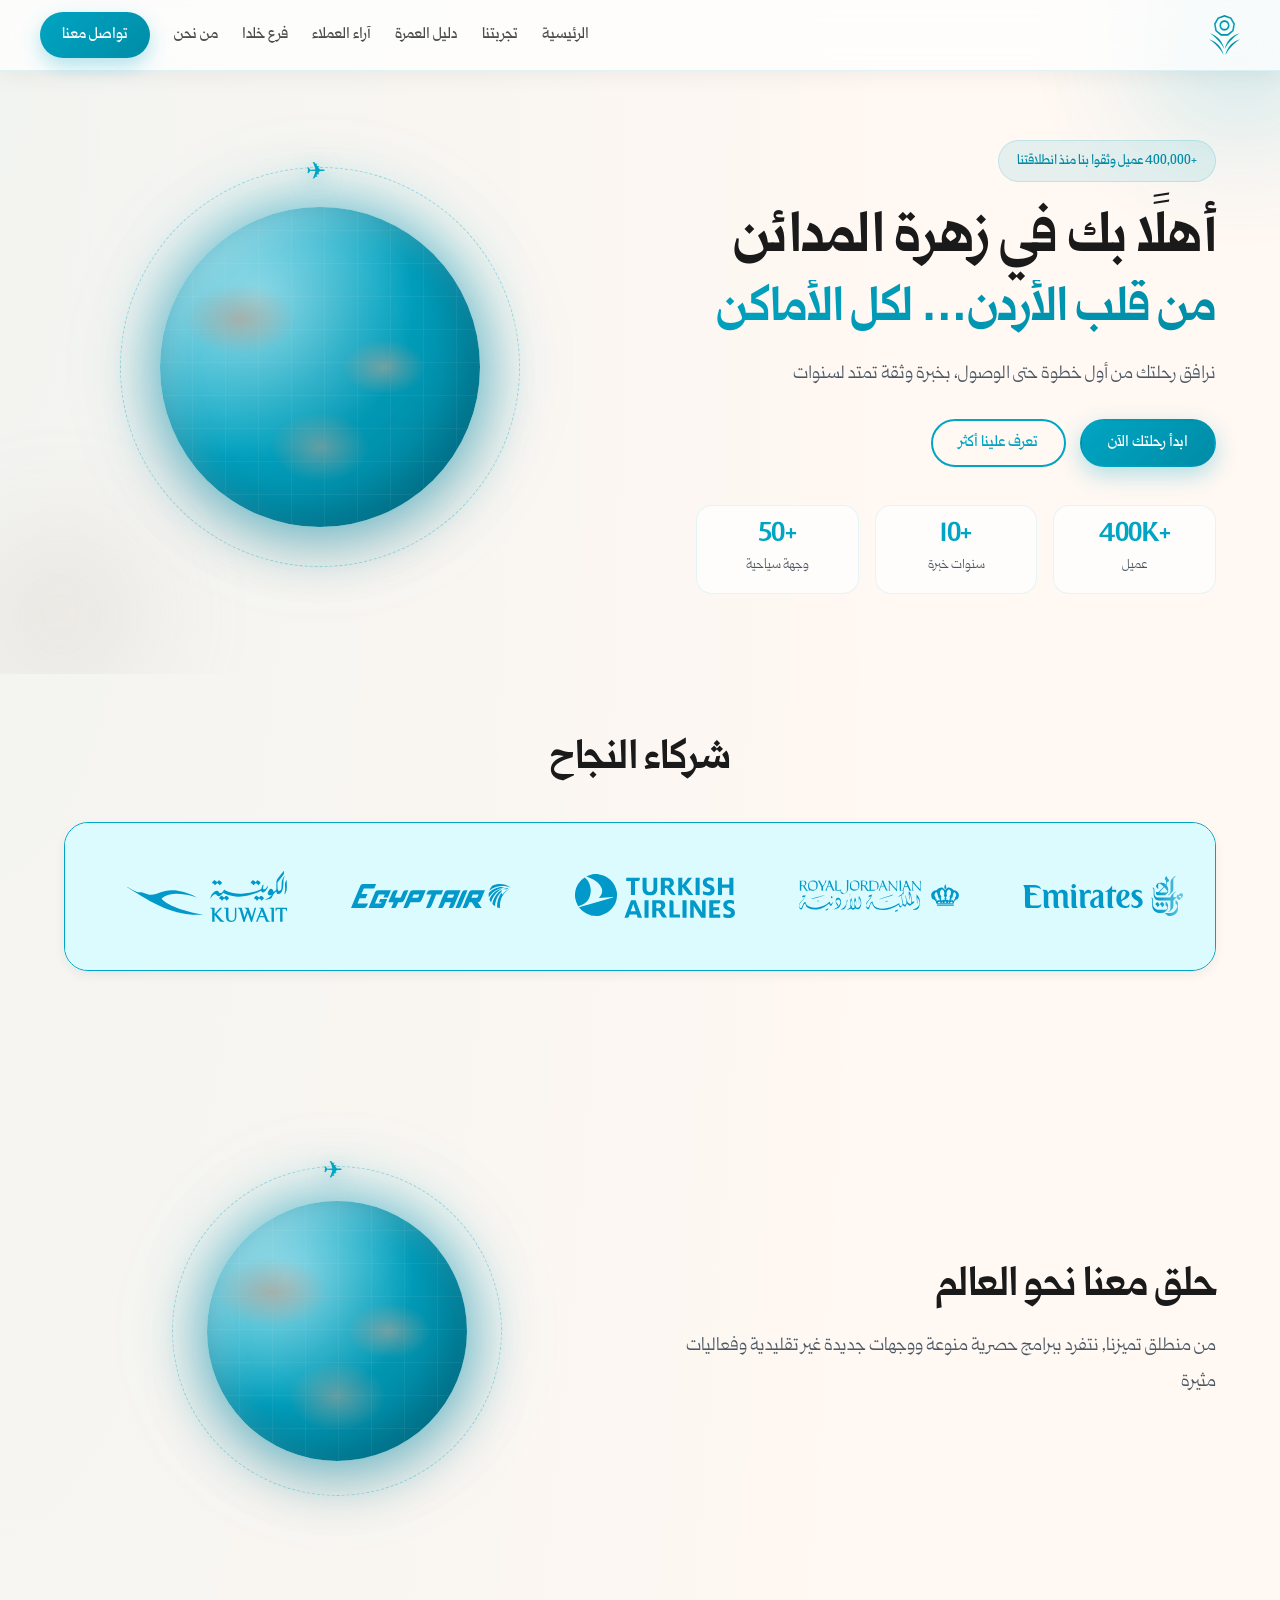
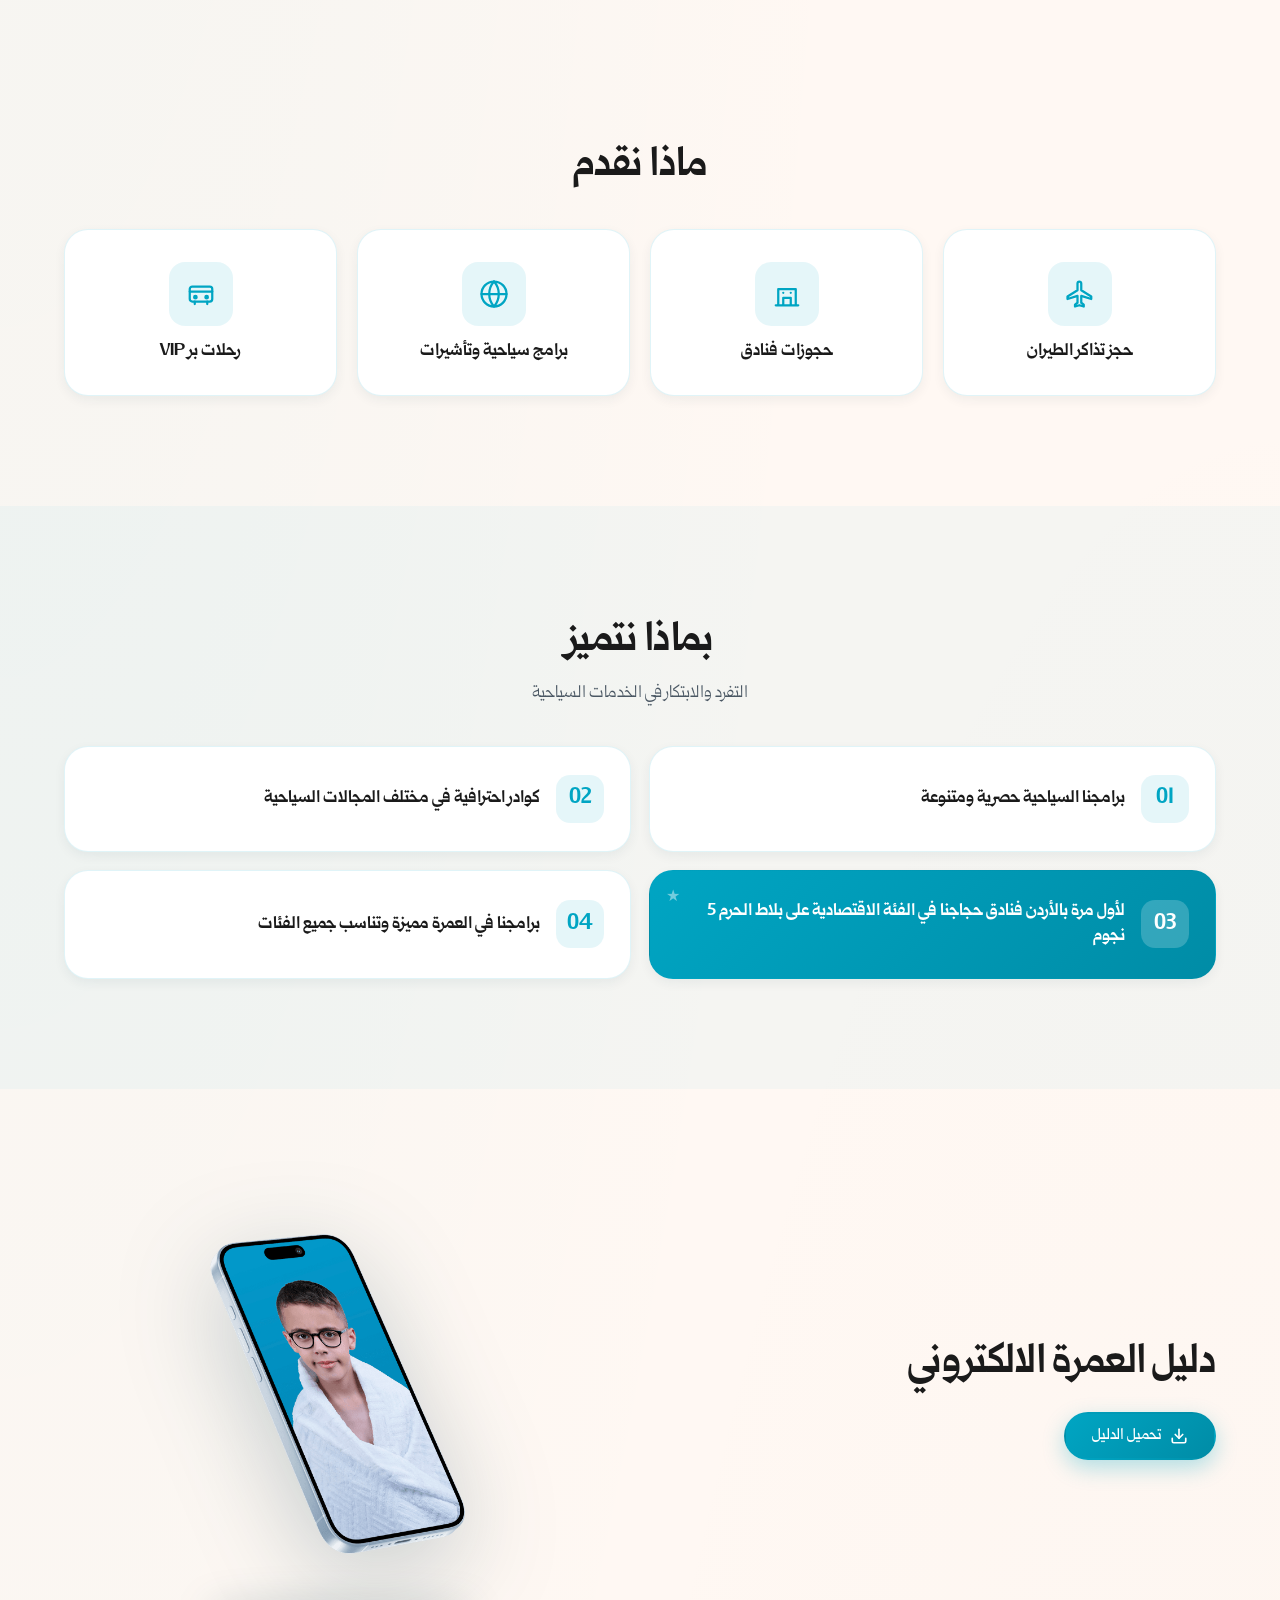
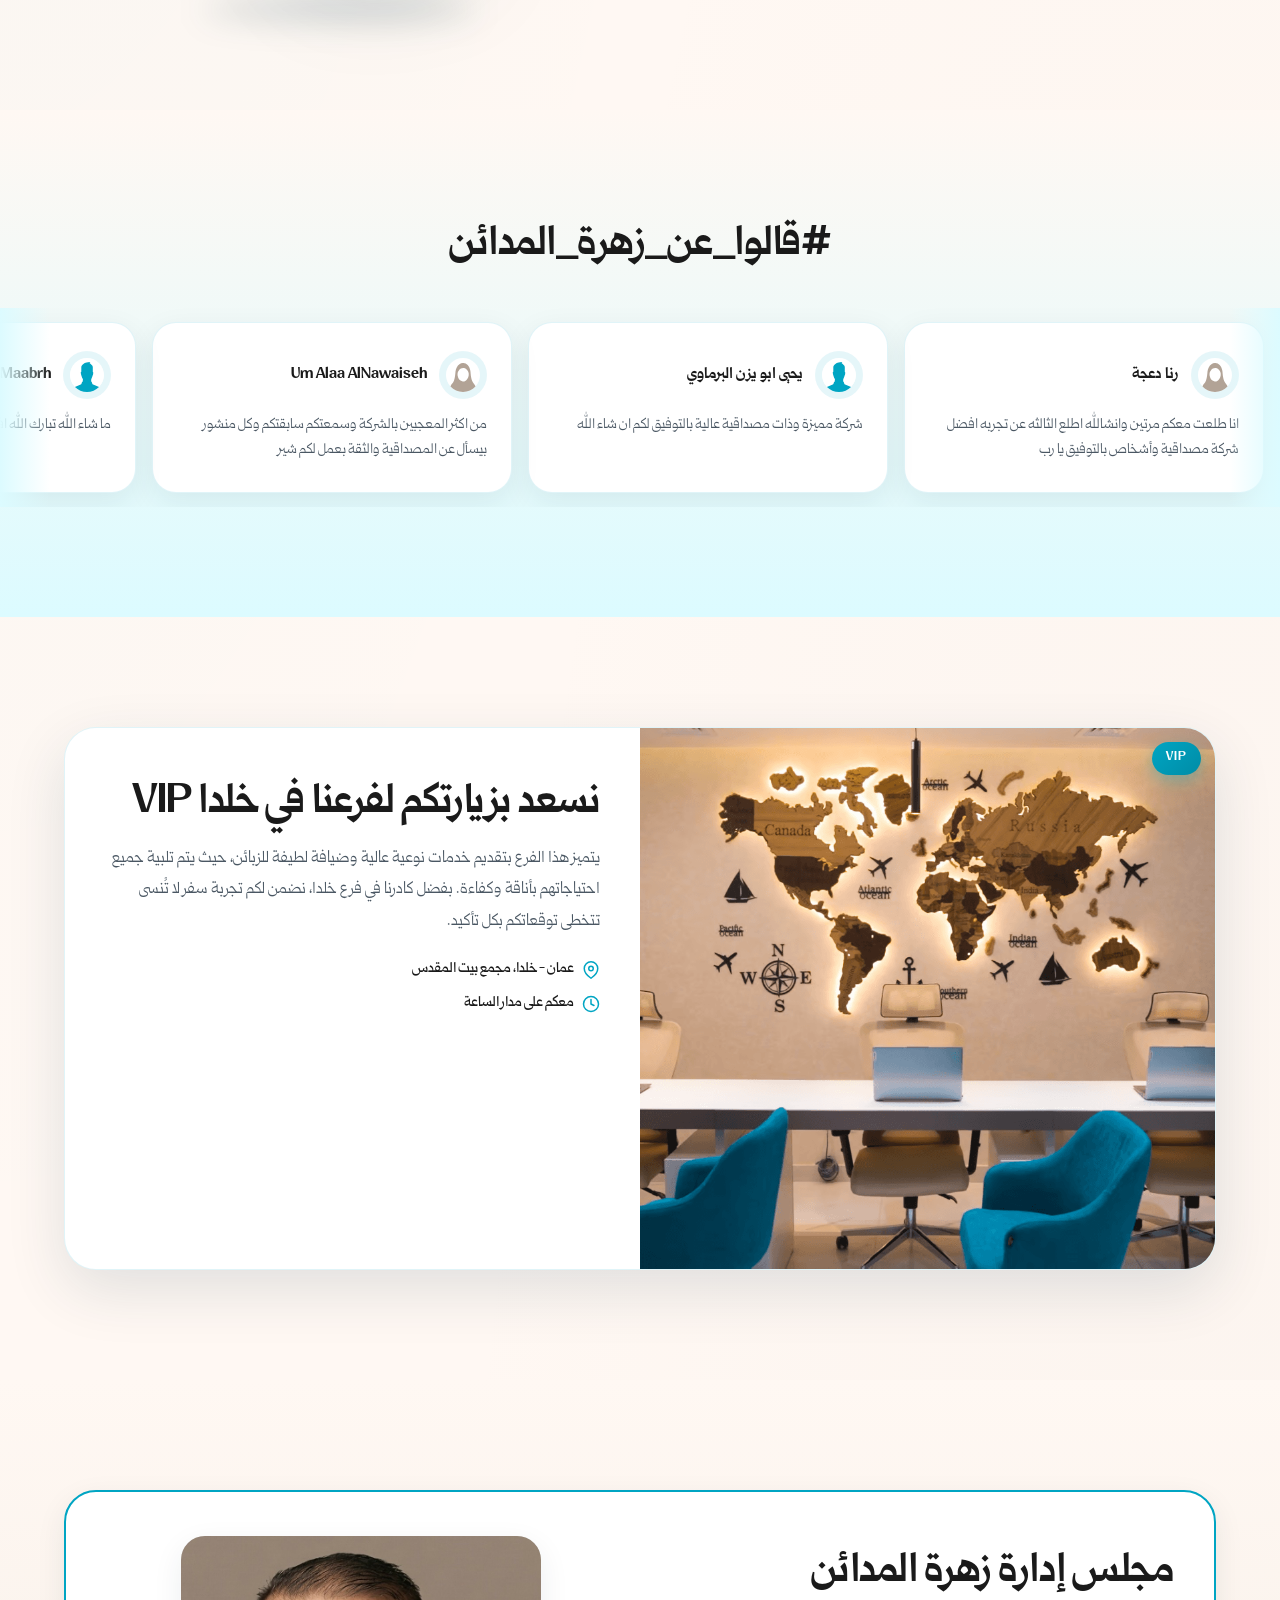
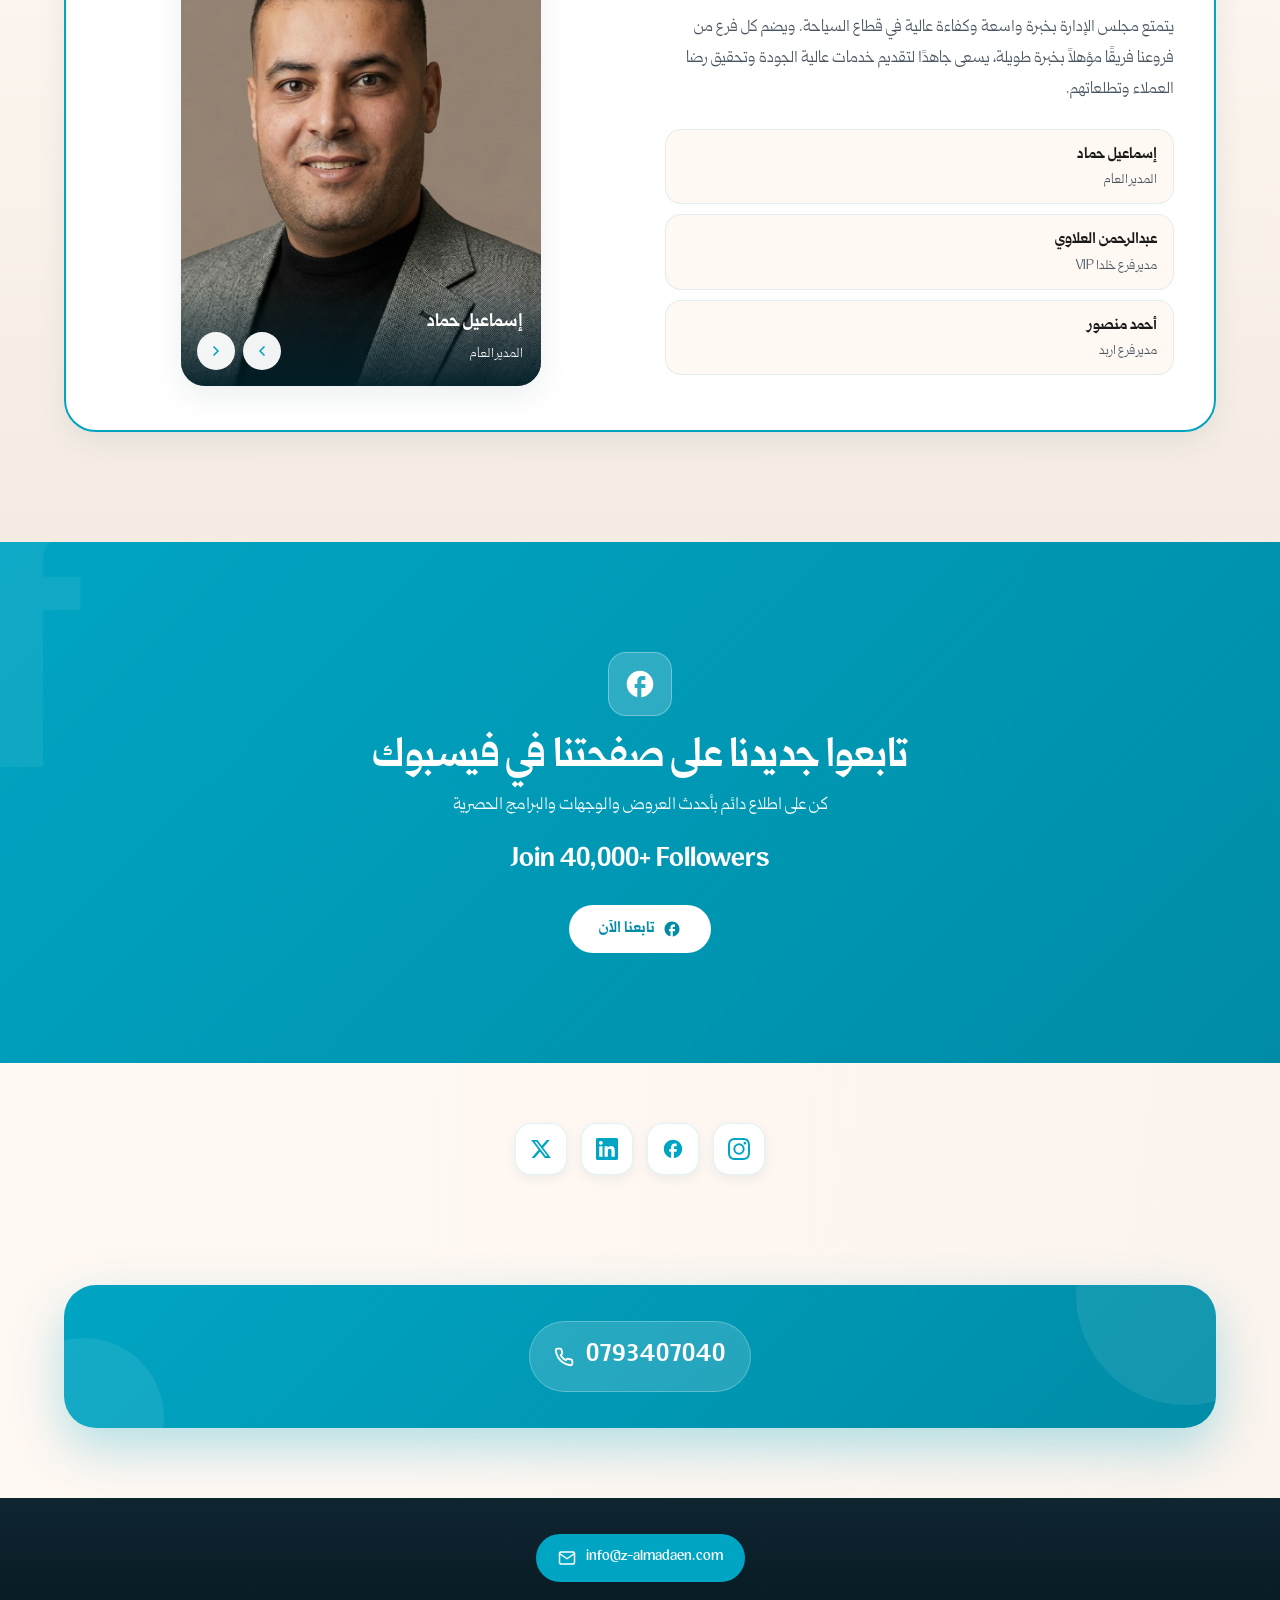
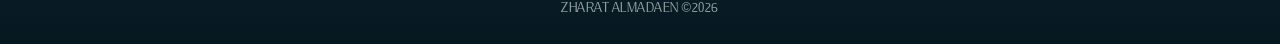
<file: index.html>
<!DOCTYPE html>
<html lang="ar" dir="rtl">
<head>
  <meta charset="UTF-8" />
  <meta name="viewport" content="width=device-width, initial-scale=1.0" />
  <meta name="description" content="زهرة المدائن للسياحة والسفر — من قلب الأردن لكل الأماكن" />
  <meta name="theme-color" content="#00a5c3" />
  <title>زهرة المدائن للسياحة والسفر</title>
  <link rel="icon" type="image/svg+xml" href="favicon.svg" />
  <link rel="stylesheet" href="css/style.css" />
</head>
<body>

  <!-- ========== NAVBAR ========== -->
  <header class="navbar" id="navbar">
    <div class="nav-inner">
      <a href="index.html" class="nav-logo" aria-label="زهرة المدائن">
        <img src="assets/images/logo.svg" alt="زهرة المدائن" />
      </a>

      <nav class="nav-links" id="navLinks" aria-label="القائمة الرئيسية">
        <a href="index.html">الرئيسية</a>
        <a href="#experience">تجربتنا</a>
        <a href="#umrah">دليل العمرة</a>
        <a href="#testimonials">آراء العملاء</a>
        <a href="#branch">فرع خلدا</a>
        <a href="about.html">من نحن</a>
        <a href="#contact" class="nav-cta">تواصل معنا</a>
      </nav>

      <button class="menu-toggle" id="menuToggle" aria-label="القائمة" aria-expanded="false">
        <span></span><span></span><span></span>
      </button>
    </div>
  </header>

  <main>

  <!-- ========== HERO ========== -->
  <section class="hero" id="hero">
    <div class="hero-bg-shape shape-1" aria-hidden="true"></div>
    <div class="hero-bg-shape shape-2" aria-hidden="true"></div>

    <div class="container hero-inner">
      <div class="hero-text">
        <span class="hero-badge">+400,000 عميل وثقوا بنا منذ انطلاقتنا</span>

        <h1>
          أهلًا بك في زهرة المدائن
          <span class="hero-h1-accent">من قلب الأردن… لكل الأماكن</span>
        </h1>

        <p class="lead">نرافق رحلتك من أول خطوة حتى الوصول، بخبرة وثقة تمتد لسنوات</p>

        <div class="hero-actions">
          <a href="#contact" class="btn btn-primary">ابدأ رحلتك الآن</a>
          <a href="about.html" class="btn btn-outline">تعرف علينا أكثر</a>
        </div>

        <ul class="hero-stats" role="list">
          <li class="hero-stat">
            <strong>+400K</strong>
            <span>عميل</span>
          </li>
          <li class="hero-stat">
            <strong>+10</strong>
            <span>سنوات خبرة</span>
          </li>
          <li class="hero-stat">
            <strong>+50</strong>
            <span>وجهة سياحية</span>
          </li>
        </ul>
      </div>

      <div class="hero-visual" aria-hidden="true">
        <div class="globe-glow"></div>
        <div class="globe"></div>
        <div class="globe-orbit"></div>
      </div>
    </div>
  </section>

  <!-- ========== PARTNERS ========== -->
  <section class="partners" id="partners">
    <div class="container">
      <div class="section-head reveal">
        <h2 class="section-title">شركاء النجاح</h2>
      </div>

      <div class="partners-box reveal">
        <div class="marquee" id="marquee">
          <div class="marquee-item"><img src="assets/icons/airline-1.svg" alt="" loading="lazy"></div>
          <div class="marquee-item"><img src="assets/icons/airline-2.svg" alt="" loading="lazy"></div>
          <div class="marquee-item"><img src="assets/icons/airline-3.svg" alt="" loading="lazy"></div>
          <div class="marquee-item"><img src="assets/icons/airline-4.svg" alt="" loading="lazy"></div>
          <div class="marquee-item"><img src="assets/icons/airline-5.svg" alt="" loading="lazy"></div>
          <div class="marquee-item"><img src="assets/icons/airline-6.svg" alt="" loading="lazy"></div>
          <div class="marquee-item"><img src="assets/icons/airline-7.svg" alt="" loading="lazy"></div>
          <div class="marquee-item"><img src="assets/icons/airline-8.svg" alt="" loading="lazy"></div>
          <div class="marquee-item"><img src="assets/icons/airline-9.svg" alt="" loading="lazy"></div>
          <!-- duplicate set for seamless loop -->
          <div class="marquee-item" aria-hidden="true"><img src="assets/icons/airline-1.svg" alt="" loading="lazy"></div>
          <div class="marquee-item" aria-hidden="true"><img src="assets/icons/airline-2.svg" alt="" loading="lazy"></div>
          <div class="marquee-item" aria-hidden="true"><img src="assets/icons/airline-3.svg" alt="" loading="lazy"></div>
          <div class="marquee-item" aria-hidden="true"><img src="assets/icons/airline-4.svg" alt="" loading="lazy"></div>
          <div class="marquee-item" aria-hidden="true"><img src="assets/icons/airline-5.svg" alt="" loading="lazy"></div>
          <div class="marquee-item" aria-hidden="true"><img src="assets/icons/airline-6.svg" alt="" loading="lazy"></div>
          <div class="marquee-item" aria-hidden="true"><img src="assets/icons/airline-7.svg" alt="" loading="lazy"></div>
          <div class="marquee-item" aria-hidden="true"><img src="assets/icons/airline-8.svg" alt="" loading="lazy"></div>
          <div class="marquee-item" aria-hidden="true"><img src="assets/icons/airline-9.svg" alt="" loading="lazy"></div>
        </div>
      </div>
    </div>
  </section>

  <!-- ========== EXPERIENCE ========== -->
  <section class="experience" id="experience">
    <div class="container experience-inner">
      <div class="experience-text reveal">
        <h2 class="section-title">حلق معنا نحو العالم</h2>
        <p>من منطلق تميزنا, نتفرد ببرامج حصرية منوعة ووجهات جديدة غير تقليدية وفعاليات مثيرة</p>
      </div>

      <div class="experience-globe reveal" aria-hidden="true">
        <div class="globe-glow"></div>
        <div class="globe"></div>
        <div class="globe-orbit"></div>
      </div>
    </div>
  </section>

  <!-- ========== WHAT WE OFFER ========== -->
  <section class="offers" id="offers">
    <div class="container">
      <div class="section-head reveal">
        <h2 class="section-title">ماذا نقدم</h2>
      </div>

      <div class="offers-grid">
        <button type="button" class="offer-card reveal" aria-label="حجز تذاكر الطيران">
          <div class="offer-icon">
            <svg viewBox="0 0 24 24" fill="none" stroke="currentColor" stroke-width="1.8" stroke-linecap="round" stroke-linejoin="round" aria-hidden="true"><path d="M21 16v-2l-8-5V3.5c0-.83-.67-1.5-1.5-1.5S10 2.67 10 3.5V9l-8 5v2l8-2.5V19l-2 1.5V22l3.5-1 3.5 1v-1.5L13 19v-5.5l8 2.5z"/></svg>
          </div>
          <h3 class="offer-title">حجز تذاكر الطيران</h3>
        </button>

        <button type="button" class="offer-card reveal" aria-label="حجوزات فنادق">
          <div class="offer-icon">
            <svg viewBox="0 0 24 24" fill="none" stroke="currentColor" stroke-width="1.8" stroke-linecap="round" stroke-linejoin="round" aria-hidden="true"><path d="M3 21h18M5 21V8h14v13M9 21v-6h6v6M9 11h.01M15 11h.01"/></svg>
          </div>
          <h3 class="offer-title">حجوزات فنادق</h3>
        </button>

        <button type="button" class="offer-card reveal" aria-label="برامج سياحية">
          <div class="offer-icon">
            <svg viewBox="0 0 24 24" fill="none" stroke="currentColor" stroke-width="1.8" stroke-linecap="round" stroke-linejoin="round" aria-hidden="true"><circle cx="12" cy="12" r="10"/><path d="M2 12h20M12 2a15 15 0 0 1 0 20M12 2a15 15 0 0 0 0 20"/></svg>
          </div>
          <h3 class="offer-title">برامج سياحية وتأشيرات</h3>
        </button>

        <button type="button" class="offer-card reveal" aria-label="رحلات بر VIP">
          <div class="offer-icon">
            <svg viewBox="0 0 24 24" fill="none" stroke="currentColor" stroke-width="1.8" stroke-linecap="round" stroke-linejoin="round" aria-hidden="true"><rect x="3" y="6" width="18" height="12" rx="2"/><path d="M3 10h18M7 18v2M17 18v2"/><circle cx="7.5" cy="14.5" r="1"/><circle cx="16.5" cy="14.5" r="1"/></svg>
          </div>
          <h3 class="offer-title">رحلات بر VIP</h3>
        </button>
      </div>
    </div>
  </section>

  <!-- ========== WHY US ========== -->
  <section class="whyus" id="whyus">
    <div class="container">
      <div class="section-head reveal">
        <h2 class="section-title">بماذا نتميز</h2>
        <p class="section-subtitle">التفرد والابتكار في الخدمات السياحية</p>
      </div>

      <div class="whyus-grid">
        <article class="whyus-card reveal">
          <span class="whyus-num">01</span>
          <h3>برامجنا السياحية حصرية ومتنوعة</h3>
        </article>

        <article class="whyus-card reveal">
          <span class="whyus-num">02</span>
          <h3>كوادر احترافية في مختلف المجالات السياحية</h3>
        </article>

        <article class="whyus-card whyus-highlight reveal">
          <span class="whyus-num">03</span>
          <h3>لأول مرة بالأردن فنادق حجاجنا في الفئة الاقتصادية على بلاط الحرم 5 نجوم</h3>
        </article>

        <article class="whyus-card reveal">
          <span class="whyus-num">04</span>
          <h3>برامجنا في العمرة مميزة وتناسب جميع الفئات  </h3>
        </article>
      </div>
    </div>
  </section>

  <!-- ========== UMRAH ========== -->
  <section class="umrah" id="umrah">
    <div class="container umrah-inner">
      <div class="umrah-text reveal">
        <h2 class="section-title">دليل العمرة الالكتروني</h2>
        <a href="assets/pdf/umrah-guide.pdf" download class="btn btn-primary">
          <svg viewBox="0 0 24 24" fill="none" stroke="currentColor" stroke-width="2.2" stroke-linecap="round" stroke-linejoin="round" aria-hidden="true"><path d="M21 15v4a2 2 0 0 1-2 2H5a2 2 0 0 1-2-2v-4"/><polyline points="7 10 12 15 17 10"/><line x1="12" y1="15" x2="12" y2="3"/></svg>
          تحميل الدليل
        </a>
      </div>

      <div class="umrah-mockup reveal" aria-hidden="true">
        <img src="assets/images/umrah-mockup.png" alt="" loading="lazy">
      </div>
    </div>
  </section>

  <!-- ========== TESTIMONIALS ========== -->
  <section class="testimonials" id="testimonials">
    <div class="container">
      <div class="section-head reveal">
        <h2 class="section-title">#قالوا_عن_زهرة_المدائن</h2>
      </div>
    </div>

    <div class="testimonials-track-wrap reveal">
      <div class="testimonials-track" id="testimonialsTrack">

        <article class="testimonial">
          <div class="testimonial-header">
            <div class="testimonial-avatar"><img src="assets/icons/female.svg" alt=""></div>
            <div class="testimonial-info">
              <div class="testimonial-name">رنا دعجة</div>
            </div>
          </div>
          <p class="testimonial-quote">انا طلعت معكم مرتين وانشالله اطلع الثالثه عن تجربه افضل شركة مصداقية وأشخاص بالتوفيق يا رب</p>
        </article>

        <article class="testimonial">
          <div class="testimonial-header">
            <div class="testimonial-avatar"><img src="assets/icons/male.svg" alt=""></div>
            <div class="testimonial-info">
              <div class="testimonial-name">يحيى ابو يزن البرماوي</div>
            </div>
          </div>
          <p class="testimonial-quote">شركة مميزة وذات مصداقية عالية بالتوفيق لكم ان شاء الله</p>
        </article>

        <article class="testimonial">
          <div class="testimonial-header">
            <div class="testimonial-avatar"><img src="assets/icons/female.svg" alt=""></div>
            <div class="testimonial-info">
              <div class="testimonial-name">Um Alaa AlNawaiseh</div>
            </div>
          </div>
          <p class="testimonial-quote">من اكثر المعجبين بالشركة وسمعتكم سابقتكم وكل منشور بيسأل عن المصداقية والثقة بعمل لكم شير</p>
        </article>

        <article class="testimonial">
          <div class="testimonial-header">
            <div class="testimonial-avatar"><img src="assets/icons/male.svg" alt=""></div>
            <div class="testimonial-info">
              <div class="testimonial-name">Ahmad Maabrh</div>
            </div>
          </div>
          <p class="testimonial-quote">ما شاء الله تبارك الله افضل وافخم شركة في الاردن</p>
        </article>

        <!-- duplicate set for seamless infinite loop -->
        <article class="testimonial" aria-hidden="true">
          <div class="testimonial-header">
            <div class="testimonial-avatar"><img src="assets/icons/female.svg" alt=""></div>
            <div class="testimonial-info">
              <div class="testimonial-name">رنا دعجة</div>
            </div>
          </div>
          <p class="testimonial-quote">انا طلعت معكم مرتين وانشالله اطلع الثالثه عن تجربه افضل شركة مصداقية وأشخاص بالتوفيق يا رب</p>
        </article>

        <article class="testimonial" aria-hidden="true">
          <div class="testimonial-header">
            <div class="testimonial-avatar"><img src="assets/icons/male.svg" alt=""></div>
            <div class="testimonial-info">
              <div class="testimonial-name">يحيى ابو يزن البرماوي</div>
            </div>
          </div>
          <p class="testimonial-quote">شركة مميزة وذات مصداقية عالية بالتوفيق لكم ان شاء الله</p>
        </article>

        <article class="testimonial" aria-hidden="true">
          <div class="testimonial-header">
            <div class="testimonial-avatar"><img src="assets/icons/female.svg" alt=""></div>
            <div class="testimonial-info">
              <div class="testimonial-name">Um Alaa AlNawaiseh</div>
            </div>
          </div>
          <p class="testimonial-quote">من اكثر المعجبين بالشركة وسمعتكم سابقتكم وكل منشور بيسأل عن المصداقية والثقة بعمل لكم شير</p>
        </article>

        <article class="testimonial" aria-hidden="true">
          <div class="testimonial-header">
            <div class="testimonial-avatar"><img src="assets/icons/male.svg" alt=""></div>
            <div class="testimonial-info">
              <div class="testimonial-name">Ahmad Maabrh</div>
            </div>
          </div>
          <p class="testimonial-quote">ما شاء الله تبارك الله افضل وافخم شركة في الاردن</p>
        </article>

      </div>
    </div>
  </section>

  <!-- ========== BRANCH (KHALDA) ========== -->
  <section class="branch" id="branch">
    <div class="container">
      <div class="branch-card reveal">
        <div class="branch-image">
          <img src="assets/images/khalda-1.png" alt="فرع خلدا VIP" loading="lazy">
          <span class="branch-badge">VIP</span>
        </div>
        <div class="branch-text">
          <h2 class="section-title">نسعد بزيارتكم لفرعنا في خلدا VIP</h2>
          <p>يتميز هذا الفرع بتقديم خدمات نوعية عالية وضيافة لطيفة للزبائن، حيث يتم تلبية جميع احتياجاتهم بأناقة وكفاءة. بفضل كادرنا في فرع خلدا، نضمن لكم تجربة سفر لا تُنسى تتخطى توقعاتكم بكل تأكيد.</p>
          <ul class="branch-meta" role="list">
            <li>
              <svg viewBox="0 0 24 24" fill="none" stroke="currentColor" stroke-width="2" stroke-linecap="round" stroke-linejoin="round" aria-hidden="true"><path d="M21 10c0 7-9 13-9 13s-9-6-9-13a9 9 0 0 1 18 0z"/><circle cx="12" cy="10" r="3"/></svg>
              <span>عمان - خلدا، مجمع بيت المقدس </span>
            </li>
            <li>
              <svg viewBox="0 0 24 24" fill="none" stroke="currentColor" stroke-width="2" stroke-linecap="round" stroke-linejoin="round" aria-hidden="true"><circle cx="12" cy="12" r="10"/><polyline points="12 6 12 12 16 14"/></svg>
              <span>معكم على مدار الساعة</span>
            </li>
          </ul>
        </div>
      </div>
    </div>
  </section>

  <!-- ========== MANAGEMENT ========== -->
  <section class="management" id="management">
    <div class="container">
      <div class="management-card reveal">
        <div class="management-text">
          <h2 class="section-title">مجلس إدارة زهرة المدائن</h2>
          <p>يتمتع مجلس الإدارة بخبرة واسعة وكفاءة عالية في قطاع السياحة. ويضم كل فرع من فروعنا فريقًا مؤهلاً بخبرة طويلة، يسعى جاهدًا لتقديم خدمات عالية الجودة وتحقيق رضا العملاء وتطلعاتهم.</p>

          <ul class="management-list" role="list">
            <li><strong>إسماعيل حماد</strong><span>المدير العام</span></li>
            <li><strong>عبدالرحمن العلاوي</strong><span>مدير فرع خلدا VIP</span></li>
            <li><strong>أحمد منصور</strong><span>مدير فرع اربد</span></li>
          </ul>
        </div>

        <div class="management-slider" id="boardSlider">
          <div class="board-slide active">
            <img src="assets/images/board-ismail.jpg" alt="إسماعيل حماد" loading="lazy">
            <div class="board-slide-overlay">
              <strong>إسماعيل حماد</strong>
              <span>المدير العام</span>
            </div>
          </div>
          <div class="board-slide">
            <img src="assets/images/board-abdulrahman.jpg" alt="عبدالرحمن العلاوي" loading="lazy">
            <div class="board-slide-overlay">
              <strong>عبدالرحمن العلاوي</strong>
              <span>مدير فرع خلدا VIP</span>
            </div>
          </div>
          <div class="board-slide">
            <img src="assets/images/board-ahmad.png" alt="أحمد منصور" loading="lazy">
            <div class="board-slide-overlay">
              <strong>أحمد منصور</strong>
              <span>مدير فرع اربد</span>
            </div>
          </div>

          <div class="board-arrows">
            <button class="board-arrow" id="boardPrev" type="button" aria-label="السابق">
              <svg viewBox="0 0 24 24" fill="none" stroke="currentColor" stroke-width="2.5" stroke-linecap="round" stroke-linejoin="round" aria-hidden="true"><polyline points="15 18 9 12 15 6"/></svg>
            </button>
            <button class="board-arrow" id="boardNext" type="button" aria-label="التالي">
              <svg viewBox="0 0 24 24" fill="none" stroke="currentColor" stroke-width="2.5" stroke-linecap="round" stroke-linejoin="round" aria-hidden="true"><polyline points="9 18 15 12 9 6"/></svg>
            </button>
          </div>
        </div>
      </div>
    </div>
  </section>

  <!-- ========== FACEBOOK SOCIAL ========== -->
  <section class="facebook" id="facebook">
    <div class="container facebook-inner reveal">
      <div class="facebook-icon" aria-hidden="true">
        <svg viewBox="0 0 24 24" fill="currentColor"><path d="M22 12c0-5.52-4.48-10-10-10S2 6.48 2 12c0 4.84 3.44 8.87 8 9.8V15H8v-3h2V9.5C10 7.57 11.57 6 13.5 6H16v3h-2c-.55 0-1 .45-1 1v2h3v3h-3v6.95c5.05-.5 9-4.76 9-9.95z"/></svg>
      </div>
      <h2 class="section-title">تابعوا جديدنا على صفحتنا في فيسبوك</h2>
      <p>كن على اطلاع دائم بأحدث العروض والوجهات والبرامج الحصرية</p>
      <div class="followers-count">Join 40,000+ Followers</div>
      <a href="https://www.facebook.com/zmtjor" target="_blank" rel="noopener" class="btn btn-facebook">
        <svg viewBox="0 0 24 24" fill="currentColor" width="18" height="18" aria-hidden="true"><path d="M22 12c0-5.52-4.48-10-10-10S2 6.48 2 12c0 4.84 3.44 8.87 8 9.8V15H8v-3h2V9.5C10 7.57 11.57 6 13.5 6H16v3h-2c-.55 0-1 .45-1 1v2h3v3h-3v6.95c5.05-.5 9-4.76 9-9.95z"/></svg>
        تابعنا الآن
      </a>
    </div>
  </section>

  <!-- ========== SOCIAL LINKS ========== -->
  <section class="social" id="social">
    <div class="container social-inner reveal">
      <div class="social-icons">
        <a href="https://www.instagram.com/zmtjor" target="_blank" rel="noopener" class="social-icon" aria-label="Instagram">
          <svg viewBox="0 0 24 24" fill="currentColor" aria-hidden="true"><path d="M12 2.163c3.204 0 3.584.012 4.85.07 3.252.148 4.771 1.691 4.919 4.919.058 1.265.069 1.645.069 4.849 0 3.205-.012 3.584-.069 4.849-.149 3.225-1.664 4.771-4.919 4.919-1.266.058-1.644.07-4.85.07-3.204 0-3.584-.012-4.849-.07-3.26-.149-4.771-1.699-4.919-4.92-.058-1.265-.07-1.644-.07-4.849 0-3.204.013-3.583.07-4.849.149-3.227 1.664-4.771 4.919-4.919 1.266-.057 1.645-.069 4.849-.069zm0-2.163c-3.259 0-3.667.014-4.947.072-4.358.2-6.78 2.618-6.98 6.98-.059 1.281-.073 1.689-.073 4.948 0 3.259.014 3.668.072 4.948.2 4.358 2.618 6.78 6.98 6.98 1.281.058 1.689.072 4.948.072 3.259 0 3.668-.014 4.948-.072 4.354-.2 6.782-2.618 6.979-6.98.059-1.28.073-1.689.073-4.948 0-3.259-.014-3.667-.072-4.947-.196-4.354-2.617-6.78-6.979-6.98-1.281-.059-1.69-.073-4.949-.073zM5.838 12a6.162 6.162 0 1 0 12.324 0 6.162 6.162 0 0 0-12.324 0zM12 16a4 4 0 1 1 0-8 4 4 0 0 1 0 8zm6.406-11.845a1.44 1.44 0 1 0 0 2.881 1.44 1.44 0 0 0 0-2.881z"/></svg>
        </a>
        <a href="https://www.facebook.com/zmtjor" target="_blank" rel="noopener" class="social-icon" aria-label="Facebook">
          <svg viewBox="0 0 24 24" fill="currentColor" aria-hidden="true"><path d="M22 12c0-5.52-4.48-10-10-10S2 6.48 2 12c0 4.84 3.44 8.87 8 9.8V15H8v-3h2V9.5C10 7.57 11.57 6 13.5 6H16v3h-2c-.55 0-1 .45-1 1v2h3v3h-3v6.95c5.05-.5 9-4.76 9-9.95z"/></svg>
        </a>
        <a href="https://www.linkedin.com/company/zmtjor/" target="_blank" rel="noopener" class="social-icon" aria-label="LinkedIn">
          <svg viewBox="0 0 24 24" fill="currentColor" aria-hidden="true"><path d="M20.447 20.452h-3.554v-5.569c0-1.328-.027-3.037-1.852-3.037-1.853 0-2.136 1.445-2.136 2.939v5.667H9.351V9h3.414v1.561h.046c.477-.9 1.637-1.85 3.37-1.85 3.601 0 4.267 2.37 4.267 5.455v6.286zM5.337 7.433c-1.144 0-2.063-.926-2.063-2.065 0-1.138.92-2.063 2.063-2.063 1.14 0 2.064.925 2.064 2.063 0 1.139-.925 2.065-2.064 2.065zm1.782 13.019H3.555V9h3.564v11.452zM22.225 0H1.771C.792 0 0 .774 0 1.729v20.542C0 23.227.792 24 1.771 24h20.451C23.2 24 24 23.227 24 22.271V1.729C24 .774 23.2 0 22.222 0z"/></svg>
        </a>
        <a href="https://x.com/zmtjor" target="_blank" rel="noopener" class="social-icon" aria-label="X">
          <svg viewBox="0 0 24 24" fill="currentColor" aria-hidden="true"><path d="M18.244 2.25h3.308l-7.227 8.26 8.502 11.24H16.17l-5.214-6.817L4.99 21.75H1.68l7.73-8.835L1.254 2.25H8.08l4.713 6.231zm-1.161 17.52h1.833L7.084 4.126H5.117z"/></svg>
        </a>
      </div>
    </div>
  </section>

  <!-- ========== CONTACT ========== -->
  <section class="contact" id="contact">
    <div class="container">
      <div class="contact-card reveal">
        <a href="tel:0793407040" class="contact-phone">
          <svg viewBox="0 0 24 24" fill="none" stroke="currentColor" stroke-width="2.2" stroke-linecap="round" stroke-linejoin="round" aria-hidden="true"><path d="M22 16.92v3a2 2 0 0 1-2.18 2 19.86 19.86 0 0 1-8.63-3.07 19.5 19.5 0 0 1-6-6 19.86 19.86 0 0 1-3.07-8.67A2 2 0 0 1 4.11 2h3a2 2 0 0 1 2 1.72c.13.96.37 1.9.72 2.81a2 2 0 0 1-.45 2.11L8.09 9.91a16 16 0 0 0 6 6l1.27-1.27a2 2 0 0 1 2.11-.45c.91.35 1.85.59 2.81.72A2 2 0 0 1 22 16.92z"/></svg>
          <span>0793407040</span>
        </a>
      </div>
    </div>
  </section>

  </main>

  <!-- ========== FOOTER ========== -->
  <footer class="footer">
    <div class="container footer-inner">
      <a href="mailto:info@z-almadaen.com" class="btn-email">
        <svg viewBox="0 0 24 24" fill="none" stroke="currentColor" stroke-width="2" stroke-linecap="round" stroke-linejoin="round" width="18" height="18" aria-hidden="true"><path d="M4 4h16c1.1 0 2 .9 2 2v12c0 1.1-.9 2-2 2H4c-1.1 0-2-.9-2-2V6c0-1.1.9-2 2-2z"/><polyline points="22,6 12,13 2,6"/></svg>
        info@z-almadaen.com
      </a>
      <p class="footer-bottom">ZHARAT ALMADAEN ©️2026</p>
    </div>
  </footer>

  <script src="js/script.js"></script>
</body>
</html>
</file>
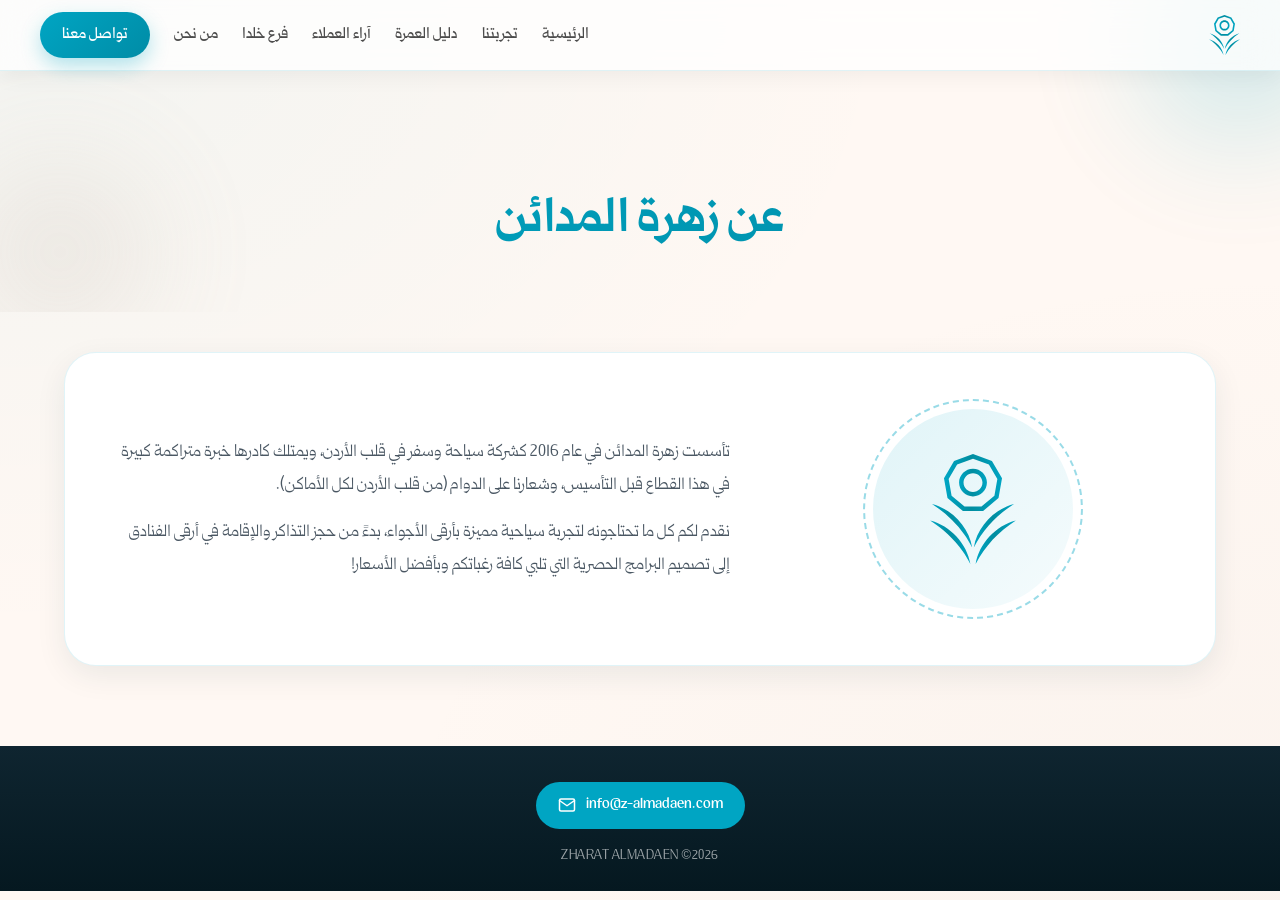
<file: about.html>
<!DOCTYPE html>
<html lang="ar" dir="rtl">
<head>
  <meta charset="UTF-8" />
  <meta name="viewport" content="width=device-width, initial-scale=1.0" />
  <meta name="description" content="عن زهرة المدائن — تأسست عام 2016 في قلب الأردن" />
  <meta name="theme-color" content="#00a5c3" />
  <title>عن زهرة المدائن</title>
  <link rel="icon" type="image/svg+xml" href="favicon.svg" />
  <link rel="stylesheet" href="css/style.css" />
</head>
<body>

  <!-- ========== NAVBAR ========== -->
  <header class="navbar" id="navbar">
    <div class="nav-inner">
      <a href="index.html" class="nav-logo" aria-label="زهرة المدائن">
        <img src="assets/images/logo.svg" alt="زهرة المدائن" />
      </a>

      <nav class="nav-links" id="navLinks" aria-label="القائمة الرئيسية">
        <a href="index.html">الرئيسية</a>
        <a href="index.html#experience">تجربتنا</a>
        <a href="index.html#umrah">دليل العمرة</a>
        <a href="index.html#testimonials">آراء العملاء</a>
        <a href="index.html#branch">فرع خلدا</a>
        <a href="about.html">من نحن</a>
        <a href="index.html#contact" class="nav-cta">تواصل معنا</a>
      </nav>

      <button class="menu-toggle" id="menuToggle" aria-label="القائمة" aria-expanded="false">
        <span></span><span></span><span></span>
      </button>
    </div>
  </header>

  <main>

    <section class="about-hero">
      <div class="hero-bg-shape shape-1" aria-hidden="true"></div>
      <div class="hero-bg-shape shape-2" aria-hidden="true"></div>
      <div class="container">
        <h1>عن زهرة المدائن</h1>
      </div>
    </section>

    <section class="about-intro">
      <div class="container">
        <div class="about-intro-card reveal">
          <div class="about-intro-image" aria-hidden="true">
            <div class="icon-big">
              <img src="assets/images/logo.svg" alt="">
            </div>
          </div>
          <div class="about-intro-text">
            <p>تأسست زهرة المدائن في عام 2016 كشركة سياحة وسفر في قلب الأردن، ويمتلك كادرها خبرة متراكمة كبيرة في هذا القطاع قبل التأسيس، وشعارنا على الدوام (من قلب الأردن لكل الأماكن).</p>
            <p>نقدم لكم كل ما تحتاجونه لتجربة سياحية مميزة بأرقى الأجواء، بدءً من حجز التذاكر والإقامة في أرقى الفنادق إلى تصميم البرامج الحصرية التي تلبي كافة رغباتكم وبأفضل الأسعار!</p>
          </div>
        </div>
      </div>
    </section>

  </main>

  <!-- ========== FOOTER ========== -->
  <footer class="footer">
    <div class="container footer-inner">
      <a href="mailto:info@z-almadaen.com" class="btn-email">
        <svg viewBox="0 0 24 24" fill="none" stroke="currentColor" stroke-width="2" stroke-linecap="round" stroke-linejoin="round" width="18" height="18" aria-hidden="true"><path d="M4 4h16c1.1 0 2 .9 2 2v12c0 1.1-.9 2-2 2H4c-1.1 0-2-.9-2-2V6c0-1.1.9-2 2-2z"/><polyline points="22,6 12,13 2,6"/></svg>
        info@z-almadaen.com
      </a>
      <p class="footer-bottom">ZHARAT ALMADAEN ©️2026</p>
    </div>
  </footer>

  <script src="js/script.js"></script>
</body>
</html>
</file>
<file: css/style.css>
/* =========================================================
   زهرة المدائن — Premium Arabic RTL (Mobile First)
   Static HTML/CSS/JS — GitHub Pages ready
   Strict: box-sizing border-box everywhere, no 100vw,
           navbar no transform/translate, no horizontal scroll.
   ========================================================= */

/* ---------- FONT FACE: Qomra ---------- */
@font-face {
  font-family: 'Qomra';
  src: url('../assets/fonts/Qomra-Light.otf') format('opentype');
  font-weight: 300;
  font-style: normal;
  font-display: swap;
}
@font-face {
  font-family: 'Qomra';
  src: url('../assets/fonts/Qomra-Regular.otf') format('opentype');
  font-weight: 400;
  font-style: normal;
  font-display: swap;
}
@font-face {
  font-family: 'Qomra';
  src: url('../assets/fonts/Qomra-Medium.otf') format('opentype');
  font-weight: 500;
  font-style: normal;
  font-display: swap;
}
@font-face {
  font-family: 'Qomra';
  src: url('../assets/fonts/Qomra-Bold.otf') format('opentype');
  font-weight: 700;
  font-style: normal;
  font-display: swap;
}

/* ---------- VARIABLES ---------- */
:root {
  --primary: #00a5c3;
  --primary-dark: #008ca6;
  --primary-light: #4cc4da;
  --secondary: #b2a396;
  --bg: #fff8f3;
  --bg-soft: #fffdfb;
  --partners-bg: #dcfbff;
  --text: #1a1a1a;
  --text-soft: #4a5763;
  --muted: #8b95a0;
  --white: #ffffff;
  --border: rgba(0, 165, 195, 0.12);
  --shadow-sm: 0 4px 12px rgba(0, 50, 70, 0.06);
  --shadow-md: 0 10px 30px rgba(0, 50, 70, 0.08);
  --shadow-lg: 0 20px 60px rgba(0, 50, 70, 0.12);
  --radius-sm: 12px;
  --radius-md: 16px;
  --radius-lg: 24px;
  --radius-xl: 32px;
  --t: 0.3s ease;
  --container: 1200px;
}

/* ---------- GLOBAL RESET ---------- */
*,
*::before,
*::after {
  box-sizing: border-box;
  margin: 0;
  padding: 0;
}

html, body {
  max-width: 100%;
  overflow-x: hidden;
}

html {
  scroll-behavior: smooth;
  -webkit-text-size-adjust: 100%;
}

body {
  font-family: 'Qomra', 'Segoe UI', 'Tahoma', sans-serif;
  font-weight: 400;
  background:
    radial-gradient(ellipse at 0% 0%, rgba(0,165,195,0.05), transparent 50%),
    radial-gradient(ellipse at 100% 100%, rgba(178,163,150,0.06), transparent 50%),
    var(--bg);
  color: var(--text);
  line-height: 1.7;
  direction: rtl;
  text-align: right;
  min-height: 100vh;
}

img {
  max-width: 100%;
  height: auto;
  display: block;
}

a {
  color: inherit;
  text-decoration: none;
  transition: color var(--t);
}

button {
  font-family: inherit;
  cursor: pointer;
  border: none;
  background: none;
  color: inherit;
}

ul, ol { list-style: none; }

::selection {
  background: var(--primary);
  color: var(--white);
}

::-webkit-scrollbar { width: 8px; height: 8px; }
::-webkit-scrollbar-track { background: var(--bg); }
::-webkit-scrollbar-thumb { background: rgba(0, 165, 195, 0.4); border-radius: 4px; }
::-webkit-scrollbar-thumb:hover { background: var(--primary); }

/* ---------- LAYOUT (mobile-first) ---------- */
.container {
  width: 100%;
  max-width: var(--container);
  margin: 0 auto;
  padding-inline: 18px;
}

section {
  padding: 70px 0;
  position: relative;
}

.section-head {
  text-align: center;
  margin-bottom: 36px;
}

.section-title {
  font-size: clamp(24px, 6vw, 40px);
  font-weight: 700;
  color: var(--text);
  line-height: 1.3;
  letter-spacing: -0.5px;
  margin-bottom: 10px;
}

.section-subtitle {
  font-size: clamp(14px, 3.4vw, 17px);
  color: var(--text-soft);
  max-width: 720px;
  margin: 0 auto;
  line-height: 1.85;
}

/* ---------- BUTTONS ---------- */
.btn {
  display: inline-flex;
  align-items: center;
  justify-content: center;
  gap: 8px;
  padding: 13px 26px;
  border-radius: 50px;
  font-family: inherit;
  font-size: 15px;
  font-weight: 500;
  cursor: pointer;
  white-space: nowrap;
  border: 2px solid transparent;
  transition: all var(--t);
  text-align: center;
  line-height: 1.2;
}
.btn svg {
  width: 18px;
  height: 18px;
  flex-shrink: 0;
}
.btn-primary {
  background: linear-gradient(135deg, var(--primary), var(--primary-dark));
  color: var(--white);
  box-shadow: 0 8px 22px rgba(0, 165, 195, 0.30);
}
.btn-primary:hover {
  transform: translateY(-2px);
  box-shadow: 0 12px 32px rgba(0, 165, 195, 0.45);
}
.btn-outline {
  border-color: var(--primary);
  color: var(--primary);
}
.btn-outline:hover {
  background: var(--primary);
  color: var(--white);
  transform: translateY(-2px);
}

/* ---------- NAVBAR (no transform/translate, full width, glass) ---------- */
.navbar {
  position: fixed;
  top: 0;
  left: 0;
  right: 0;
  width: 100%;
  z-index: 1000;
  padding: 12px 18px;
  background: rgba(255, 255, 255, 0.75);
  backdrop-filter: blur(16px);
  -webkit-backdrop-filter: blur(16px);
  border-bottom: 1px solid rgba(0, 165, 195, 0.12);
  box-shadow: 0 6px 20px rgba(0, 0, 0, 0.05);
  transition: background var(--t), padding var(--t), box-shadow var(--t), border-color var(--t);
}
.navbar.scrolled {
  padding: 10px 18px;
  background: rgba(255, 255, 255, 0.92);
  box-shadow: 0 12px 40px rgba(0, 0, 0, 0.08);
}

.nav-inner {
  width: 100%;
  max-width: var(--container);
  margin: 0 auto;
  display: flex;
  align-items: center;
  justify-content: space-between;
  gap: 16px;
}

.nav-logo {
  display: flex;
  align-items: center;
  gap: 12px;
  flex-shrink: 0;
}
.nav-logo img {
  height: 40px;
  width: auto;
}

.nav-links {
  display: none;
  gap: 24px;
  align-items: center;
}

.nav-links a {
  font-size: 15px;
  color: #1a1a1a;
  font-weight: 500;
  opacity: 0.78;
  position: relative;
  padding: 6px 0;
  transition: opacity var(--t), color var(--t);
}
.nav-links a::after {
  content: '';
  position: absolute;
  right: 0;
  bottom: 0;
  width: 0;
  height: 2px;
  background: var(--primary);
  transition: width var(--t);
}
.nav-links a:hover { color: var(--primary); opacity: 1; }
.nav-links a:hover::after { width: 100%; }

.nav-cta {
  background: linear-gradient(135deg, #00a5c3, #008ca6);
  color: #fff !important;
  padding: 10px 22px !important;
  border-radius: 50px;
  font-weight: 500;
  opacity: 1 !important;
  box-shadow: 0 8px 20px rgba(0, 165, 195, 0.3);
}
.nav-cta:hover {
  box-shadow: 0 12px 30px rgba(0, 165, 195, 0.4);
}
.nav-cta::after { display: none; }

.menu-toggle {
  display: flex;
  flex-direction: column;
  gap: 5px;
  padding: 8px;
  background: none;
  border: none;
  cursor: pointer;
}
.menu-toggle span {
  width: 22px;
  height: 2px;
  background: var(--text);
  border-radius: 2px;
  transition: opacity var(--t), background var(--t);
}
.menu-toggle.active span:nth-child(1) { background: var(--primary); }
.menu-toggle.active span:nth-child(2) { opacity: 0; }
.menu-toggle.active span:nth-child(3) { background: var(--primary); }

/* mobile dropdown */
.nav-mobile-panel {
  position: fixed;
  top: 64px;
  left: 12px;
  right: 12px;
  background: rgba(255, 255, 255, 0.97);
  backdrop-filter: blur(20px);
  -webkit-backdrop-filter: blur(20px);
  border: 1px solid rgba(0, 165, 195, 0.15);
  border-radius: 18px;
  padding: 16px;
  box-shadow: 0 16px 50px rgba(0, 0, 0, 0.10);
  display: none;
  flex-direction: column;
  gap: 4px;
  z-index: 999;
}
.nav-mobile-panel.open { display: flex; }
.nav-mobile-panel a {
  font-size: 15px;
  color: #1a1a1a;
  font-weight: 500;
  padding: 12px 14px;
  border-radius: 12px;
  text-align: right;
}
.nav-mobile-panel a:hover {
  background: rgba(0, 165, 195, 0.08);
  color: var(--primary);
}
.nav-mobile-panel .nav-cta {
  text-align: center;
  margin-top: 6px;
}

/* ---------- HERO ---------- */
.hero {
  position: relative;
  padding: 110px 0 60px;
  overflow: hidden;
}
.hero-bg-shape {
  position: absolute;
  z-index: 0;
  border-radius: 50%;
  filter: blur(50px);
  opacity: 0.45;
  pointer-events: none;
}
.hero-bg-shape.shape-1 {
  top: -120px;
  right: -120px;
  width: 320px;
  height: 320px;
  background: radial-gradient(circle, rgba(0, 165, 195, 0.5), transparent 70%);
}
.hero-bg-shape.shape-2 {
  bottom: -80px;
  left: -80px;
  width: 280px;
  height: 280px;
  background: radial-gradient(circle, rgba(178, 163, 150, 0.5), transparent 70%);
}

.hero-inner {
  position: relative;
  z-index: 2;
  display: grid;
  grid-template-columns: 1fr;
  gap: 40px;
  align-items: center;
}

.hero-badge {
  display: inline-block;
  align-self: flex-start;
  background: rgba(0, 165, 195, 0.10);
  color: var(--primary-dark);
  padding: 9px 18px;
  border-radius: 50px;
  font-size: 13px;
  font-weight: 500;
  border: 1px solid rgba(0, 165, 195, 0.18);
  margin-bottom: 22px;
}

.hero-text { text-align: center; }

.hero h1 {
  font-size: clamp(28px, 8vw, 56px);
  font-weight: 700;
  line-height: 1.25;
  color: var(--text);
  margin-bottom: 18px;
  letter-spacing: -0.5px;
}
.hero-h1-accent {
  display: block;
  background: linear-gradient(135deg, var(--primary), var(--primary-dark));
  -webkit-background-clip: text;
  background-clip: text;
  color: transparent;
  margin-top: 6px;
  font-size: 0.85em;
}

.hero p.lead {
  font-size: clamp(15px, 3.6vw, 18px);
  color: var(--text-soft);
  line-height: 1.85;
  max-width: 620px;
  margin: 0 auto 28px;
}

.hero-actions {
  display: flex;
  flex-wrap: wrap;
  gap: 12px;
  justify-content: center;
  margin-bottom: 38px;
}

.hero-stats {
  display: grid;
  grid-template-columns: repeat(3, 1fr);
  gap: 12px;
  max-width: 480px;
  margin: 0 auto;
}
.hero-stat {
  text-align: center;
  padding: 14px 8px;
  background: rgba(255, 255, 255, 0.7);
  border-radius: var(--radius-md);
  border: 1px solid rgba(0, 165, 195, 0.10);
  backdrop-filter: blur(8px);
}
.hero-stat strong {
  display: block;
  font-size: clamp(18px, 5vw, 26px);
  font-weight: 700;
  color: var(--primary);
  letter-spacing: -0.3px;
  line-height: 1.1;
}
.hero-stat span {
  display: block;
  font-size: 13px;
  color: var(--text-soft);
  margin-top: 4px;
}

/* HERO GLOBE */
.hero-visual {
  display: flex;
  align-items: center;
  justify-content: center;
  position: relative;
  min-height: 320px;
}
.globe {
  width: 240px;
  height: 240px;
  border-radius: 50%;
  background:
    radial-gradient(circle at 30% 30%, rgba(255, 255, 255, 0.5), transparent 50%),
    radial-gradient(circle at 70% 70%, rgba(0, 140, 166, 0.4), transparent 60%),
    linear-gradient(135deg, #4cc4da, #00a5c3, #008ca6);
  box-shadow:
    inset -16px -16px 50px rgba(0, 50, 70, 0.4),
    inset 16px 16px 30px rgba(255, 255, 255, 0.2),
    0 0 60px rgba(0, 165, 195, 0.5),
    0 20px 60px rgba(0, 50, 70, 0.2);
  position: relative;
  overflow: hidden;
  animation: globeRotate 20s linear infinite;
}
.globe::before {
  content: '';
  position: absolute;
  inset: 0;
  border-radius: 50%;
  background:
    repeating-linear-gradient(0deg, transparent 0 32px, rgba(255,255,255,0.08) 32px 33px),
    repeating-linear-gradient(90deg, transparent 0 32px, rgba(255,255,255,0.08) 32px 33px);
  opacity: 0.7;
}
.globe::after {
  content: '';
  position: absolute;
  inset: 0;
  border-radius: 50%;
  background:
    radial-gradient(ellipse 80px 50px at 25% 35%, rgba(178,163,150,0.7), transparent 70%),
    radial-gradient(ellipse 60px 40px at 70% 50%, rgba(178,163,150,0.6), transparent 70%),
    radial-gradient(ellipse 70px 50px at 50% 75%, rgba(178,163,150,0.55), transparent 70%);
}
@keyframes globeRotate {
  from { transform: rotate(0deg); }
  to { transform: rotate(360deg); }
}
.globe-orbit {
  position: absolute;
  top: 50%;
  left: 50%;
  width: 300px;
  height: 300px;
  margin-top: -150px;
  margin-left: -150px;
  border: 1.5px dashed rgba(0, 165, 195, 0.35);
  border-radius: 50%;
  animation: orbit 18s linear infinite;
  pointer-events: none;
}
.globe-orbit::before {
  content: '✈';
  position: absolute;
  top: -14px;
  left: 50%;
  margin-left: -14px;
  font-size: 24px;
  color: var(--primary);
  filter: drop-shadow(0 4px 10px rgba(0, 165, 195, 0.5));
}
@keyframes orbit {
  from { transform: rotate(0deg); }
  to { transform: rotate(360deg); }
}
.globe-glow {
  position: absolute;
  top: 50%;
  left: 50%;
  width: 320px;
  height: 320px;
  margin-top: -160px;
  margin-left: -160px;
  border-radius: 50%;
  background: radial-gradient(circle, rgba(0,165,195,0.4) 0%, transparent 70%);
  filter: blur(35px);
  z-index: -1;
  animation: pulse 4s ease-in-out infinite;
  pointer-events: none;
}
@keyframes pulse {
  0%, 100% { opacity: 0.5; }
  50% { opacity: 0.85; }
}

/* ---------- PARTNERS ---------- */
.partners { padding: 60px 0; }

.partners-box {
  background: var(--partners-bg);
  border: 1.5px solid var(--primary);
  border-radius: var(--radius-lg);
  padding: 28px 0;
  position: relative;
  overflow: hidden;
  box-shadow: var(--shadow-sm);
}
.partners-box::before,
.partners-box::after {
  content: '';
  position: absolute;
  top: 0;
  bottom: 0;
  width: 60px;
  z-index: 2;
  pointer-events: none;
}
.partners-box::before {
  right: 0;
  background: linear-gradient(to left, var(--partners-bg), transparent);
}
.partners-box::after {
  left: 0;
  background: linear-gradient(to right, var(--partners-bg), transparent);
}

.marquee {
  display: flex;
  width: max-content;
  animation: marquee 30s linear infinite;
}
.partners-box:hover .marquee { animation-play-state: paused; }

.marquee-item {
  flex-shrink: 0;
  margin: 0 20px;
  width: 110px;
  height: 60px;
  display: flex;
  align-items: center;
  justify-content: center;
  transition: transform var(--t);
}
.marquee-item img {
  max-height: 100%;
  max-width: 100%;
  object-fit: contain;
}
.marquee-item:hover { transform: scale(1.1); }

@keyframes marquee {
  from { transform: translateX(0); }
  to { transform: translateX(50%); }
}

/* ---------- EXPERIENCE ---------- */
.experience-inner {
  display: grid;
  grid-template-columns: 1fr;
  gap: 40px;
  align-items: center;
}
.experience-text { text-align: center; }
.experience-text p {
  font-size: clamp(15px, 3.4vw, 18px);
  color: var(--text-soft);
  line-height: 1.95;
  max-width: 620px;
  margin: 16px auto 0;
}
.experience-globe {
  position: relative;
  display: flex;
  align-items: center;
  justify-content: center;
  min-height: 280px;
}
.experience-globe .globe {
  width: 200px;
  height: 200px;
}
.experience-globe .globe-orbit {
  width: 250px;
  height: 250px;
  margin-top: -125px;
  margin-left: -125px;
}
.experience-globe .globe-glow {
  width: 270px;
  height: 270px;
  margin-top: -135px;
  margin-left: -135px;
}

/* ---------- OFFERS (interactive cards) ---------- */
.offers-grid {
  display: grid;
  grid-template-columns: repeat(auto-fit, minmax(140px, 1fr));
  gap: 14px;
}
.offer-card {
  background: var(--white);
  border-radius: var(--radius-lg);
  padding: 26px 16px;
  text-align: center;
  border: 1px solid var(--border);
  box-shadow: var(--shadow-sm);
  cursor: pointer;
  position: relative;
  overflow: hidden;
  transition: transform var(--t), box-shadow var(--t), background var(--t);
  width: 100%;
}
.offer-card::before {
  content: '';
  position: absolute;
  inset: 0;
  background: linear-gradient(135deg, var(--primary), var(--primary-dark));
  opacity: 0;
  transition: opacity var(--t);
  z-index: 0;
}
.offer-card > * { position: relative; z-index: 1; }
.offer-card:hover,
.offer-card:focus-visible {
  transform: translateY(-6px);
  box-shadow: var(--shadow-lg);
  outline: none;
}
.offer-card:hover::before,
.offer-card:focus-visible::before { opacity: 1; }
.offer-card:hover .offer-icon,
.offer-card:focus-visible .offer-icon {
  background: rgba(255, 255, 255, 0.2);
  color: var(--white);
}
.offer-card:hover .offer-title,
.offer-card:focus-visible .offer-title { color: var(--white); }

.offer-icon {
  width: 56px;
  height: 56px;
  border-radius: 16px;
  background: rgba(0, 165, 195, 0.10);
  color: var(--primary);
  display: flex;
  align-items: center;
  justify-content: center;
  margin: 0 auto 14px;
  transition: background var(--t), color var(--t);
}
.offer-icon svg {
  width: 26px;
  height: 26px;
}

.offer-title {
  font-size: 15px;
  font-weight: 700;
  color: var(--text);
  line-height: 1.4;
  transition: color var(--t);
}

/* ---------- WHY US ---------- */
.whyus { background: rgba(0, 165, 195, 0.04); }

.whyus-grid {
  display: grid;
  grid-template-columns: 1fr;
  gap: 14px;
}

.whyus-card {
  background: var(--white);
  border-radius: var(--radius-lg);
  padding: 24px 22px;
  border: 1px solid var(--border);
  box-shadow: var(--shadow-sm);
  display: flex;
  align-items: center;
  gap: 16px;
  transition: transform var(--t), box-shadow var(--t);
  position: relative;
}
.whyus-card:hover {
  transform: translateY(-4px);
  box-shadow: var(--shadow-md);
}
.whyus-num {
  flex-shrink: 0;
  font-size: 22px;
  font-weight: 700;
  color: var(--primary);
  background: rgba(0, 165, 195, 0.10);
  width: 48px;
  height: 48px;
  border-radius: 14px;
  display: flex;
  align-items: center;
  justify-content: center;
}
.whyus-card h3 {
  font-size: clamp(14px, 3.6vw, 17px);
  font-weight: 700;
  color: var(--text);
  line-height: 1.5;
}
.whyus-highlight {
  background: linear-gradient(135deg, var(--primary), var(--primary-dark));
  border-color: transparent;
  color: var(--white);
  position: relative;
  overflow: hidden;
}
.whyus-highlight::after {
  content: '★';
  position: absolute;
  top: 14px;
  left: 16px;
  color: rgba(255, 255, 255, 0.45);
  font-size: 16px;
}
.whyus-highlight h3 { color: var(--white); }
.whyus-highlight .whyus-num {
  background: rgba(255, 255, 255, 0.2);
  color: var(--white);
}

/* ---------- UMRAH ---------- */
.umrah-inner {
  display: grid;
  grid-template-columns: 1fr;
  gap: 36px;
  align-items: center;
}
.umrah-text { text-align: center; }
.umrah-text .btn { margin-top: 12px; }

.umrah-mockup {
  position: relative;
  display: flex;
  justify-content: center;
}
.umrah-mockup img {
  max-width: 260px;
  width: 100%;
  filter: drop-shadow(0 25px 50px rgba(0, 50, 70, 0.22));
  animation: floatY 5s ease-in-out infinite;
}
@keyframes floatY {
  0%, 100% { transform: translateY(0); }
  50% { transform: translateY(-16px); }
}
.umrah-mockup::before {
  content: '';
  position: absolute;
  bottom: -20px;
  left: 50%;
  margin-left: -25%;
  width: 50%;
  height: 22px;
  background: rgba(0, 50, 70, 0.18);
  border-radius: 50%;
  filter: blur(16px);
  animation: shadowPulse 5s ease-in-out infinite;
  z-index: -1;
}
@keyframes shadowPulse {
  0%, 100% { opacity: 0.55; }
  50% { opacity: 0.35; }
}

/* ---------- TESTIMONIALS ---------- */
.testimonials {
  background: linear-gradient(180deg, var(--bg) 0%, var(--partners-bg) 100%);
  overflow: hidden;
  padding-inline: 0;
}
.testimonials > .container { padding-inline: 18px; }

.testimonials-track-wrap {
  position: relative;
  overflow: hidden;
  padding: 14px 0;
}
.testimonials-track-wrap::before,
.testimonials-track-wrap::after {
  content: '';
  position: absolute;
  top: 0;
  bottom: 0;
  width: 50px;
  z-index: 2;
  pointer-events: none;
}
.testimonials-track-wrap::before {
  right: 0;
  background: linear-gradient(to left, var(--partners-bg), transparent);
}
.testimonials-track-wrap::after {
  left: 0;
  background: linear-gradient(to right, var(--partners-bg), transparent);
}

.testimonials-track {
  display: flex;
  width: max-content;
  gap: 16px;
  animation: testimonialScroll 36s linear infinite;
  padding-inline: 16px;
}
.testimonials-track-wrap:hover .testimonials-track { animation-play-state: paused; }

@keyframes testimonialScroll {
  from { transform: translateX(0); }
  to { transform: translateX(50%); }
}

.testimonial {
  flex-shrink: 0;
  width: 280px;
  background: var(--white);
  border-radius: var(--radius-lg);
  padding: 22px 20px;
  box-shadow: var(--shadow-md);
  border: 1px solid var(--border);
  transition: transform var(--t), box-shadow var(--t);
}
.testimonial:hover {
  transform: translateY(-4px);
  box-shadow: var(--shadow-lg);
}

.testimonial-header {
  display: flex;
  align-items: center;
  gap: 12px;
  margin-bottom: 14px;
}
.testimonial-avatar {
  flex-shrink: 0;
  width: 48px;
  height: 48px;
  background: rgba(0, 165, 195, 0.10);
  border-radius: 50%;
  padding: 7px;
  display: flex;
  align-items: center;
  justify-content: center;
}
.testimonial-avatar img {
  width: 100%;
  height: 100%;
  object-fit: contain;
}
.testimonial-name {
  font-size: 15px;
  font-weight: 700;
  color: var(--text);
}
.testimonial-quote {
  font-size: 14px;
  color: var(--text-soft);
  line-height: 1.85;
}

/* ---------- BRANCH (Khalda) ---------- */
.branch-card {
  background: var(--white);
  border-radius: var(--radius-xl);
  overflow: hidden;
  box-shadow: var(--shadow-lg);
  border: 1px solid var(--border);
  display: grid;
  grid-template-columns: 1fr;
}
.branch-image {
  position: relative;
  overflow: hidden;
  aspect-ratio: 16/10;
}
.branch-image img {
  width: 100%;
  height: 100%;
  object-fit: cover;
  transition: transform 1s ease;
}
.branch-image:hover img { transform: scale(1.06); }
.branch-badge {
  position: absolute;
  top: 14px;
  right: 14px;
  background: linear-gradient(135deg, var(--primary), var(--primary-dark));
  color: #fff;
  padding: 6px 14px;
  border-radius: 50px;
  font-weight: 700;
  font-size: 12px;
  letter-spacing: 1px;
  box-shadow: 0 6px 16px rgba(0, 165, 195, 0.35);
}
.branch-text {
  padding: 28px 22px;
  text-align: center;
}
.branch-text .section-title {
  text-align: center;
  margin-bottom: 14px;
}
.branch-text p {
  font-size: clamp(14px, 3.4vw, 16px);
  color: var(--text-soft);
  line-height: 1.95;
  margin-bottom: 20px;
}
.branch-meta {
  display: flex;
  flex-direction: column;
  gap: 10px;
  align-items: center;
}
.branch-meta li {
  display: inline-flex;
  align-items: center;
  gap: 8px;
  font-size: 14px;
  color: var(--text);
  font-weight: 500;
}
.branch-meta svg {
  width: 18px;
  height: 18px;
  color: var(--primary);
  flex-shrink: 0;
}

/* ---------- MANAGEMENT ---------- */
.management { background: linear-gradient(180deg, var(--bg) 0%, #f4ece3 100%); }

.management-card {
  border: 2px solid var(--primary);
  border-radius: var(--radius-xl);
  padding: 28px 22px;
  background: var(--white);
  display: grid;
  grid-template-columns: 1fr;
  gap: 28px;
  align-items: center;
  box-shadow: var(--shadow-md);
}
.management-text { text-align: center; }
.management-text .section-title { text-align: center; }
.management-text p {
  font-size: clamp(14px, 3.4vw, 16px);
  color: var(--text-soft);
  line-height: 1.95;
  margin: 14px auto 22px;
  max-width: 620px;
}
.management-list {
  display: flex;
  flex-direction: column;
  gap: 10px;
  max-width: 420px;
  margin: 0 auto;
}
.management-list li {
  display: flex;
  flex-direction: column;
  gap: 2px;
  background: var(--bg);
  border: 1px solid var(--border);
  border-radius: var(--radius-md);
  padding: 12px 16px;
  text-align: right;
  transition: background var(--t);
}
.management-list li:hover { background: rgba(0, 165, 195, 0.06); }
.management-list strong {
  display: block;
  color: var(--text);
  font-weight: 700;
  font-size: 15px;
}
.management-list span {
  display: block;
  color: var(--text-soft);
  font-size: 13px;
}

.management-slider {
  position: relative;
  border-radius: var(--radius-lg);
  overflow: hidden;
  aspect-ratio: 4/5;
  max-width: 360px;
  margin: 0 auto;
  width: 100%;
  background: #ddd;
  box-shadow: var(--shadow-md);
}
.board-slide {
  position: absolute;
  inset: 0;
  opacity: 0;
  visibility: hidden;
  transition: opacity 0.6s ease;
}
.board-slide.active {
  opacity: 1;
  visibility: visible;
}
.board-slide img {
  width: 100%;
  height: 100%;
  object-fit: cover;
}
.board-slide-overlay {
  position: absolute;
  bottom: 0;
  right: 0;
  left: 0;
  background: linear-gradient(to top, rgba(0,30,40,0.92), rgba(0,30,40,0.5) 50%, transparent);
  color: #fff;
  padding: 22px 18px 18px;
}
.board-slide-overlay strong {
  display: block;
  font-size: 18px;
  font-weight: 700;
  margin-bottom: 2px;
}
.board-slide-overlay span {
  font-size: 13px;
  opacity: 0.92;
}
.board-arrows {
  position: absolute;
  bottom: 16px;
  left: 16px;
  display: flex;
  gap: 8px;
  z-index: 3;
}
.board-arrow {
  width: 38px;
  height: 38px;
  border-radius: 50%;
  background: rgba(255, 255, 255, 0.95);
  display: flex;
  align-items: center;
  justify-content: center;
  cursor: pointer;
  color: var(--primary);
  transition: background var(--t), color var(--t);
}
.board-arrow:hover {
  background: var(--primary);
  color: #fff;
}
.board-arrow svg {
  width: 16px;
  height: 16px;
}

/* ---------- FACEBOOK ---------- */
.facebook {
  background: linear-gradient(135deg, var(--primary), var(--primary-dark));
  color: #fff;
  position: relative;
  overflow: hidden;
}
.facebook::before {
  content: 'f';
  position: absolute;
  top: -80px;
  left: -40px;
  font-size: 360px;
  font-weight: 900;
  color: rgba(255, 255, 255, 0.06);
  font-family: 'Arial Black', sans-serif;
  line-height: 1;
  pointer-events: none;
}
.facebook-inner {
  text-align: center;
  position: relative;
  z-index: 2;
}
.facebook-icon {
  width: 64px;
  height: 64px;
  margin: 0 auto 16px;
  background: rgba(255, 255, 255, 0.18);
  border-radius: 18px;
  display: flex;
  align-items: center;
  justify-content: center;
  border: 1px solid rgba(255, 255, 255, 0.3);
}
.facebook-icon svg {
  width: 32px;
  height: 32px;
  color: #fff;
}
.facebook .section-title {
  color: #fff;
  margin-bottom: 8px;
}
.facebook p {
  font-size: clamp(14px, 3.4vw, 17px);
  margin-bottom: 18px;
  opacity: 0.95;
}
.facebook .followers-count {
  font-size: clamp(20px, 5vw, 26px);
  font-weight: 700;
  margin-bottom: 22px;
}
.btn-facebook {
  background: #fff;
  color: var(--primary-dark);
  font-weight: 700;
  padding: 13px 28px;
}
.btn-facebook:hover {
  background: #1a1a1a;
  color: #fff;
  transform: translateY(-2px);
}

/* ---------- SOCIAL LINKS ---------- */
.social { padding: 60px 0; }
.social-inner { text-align: center; }
.social-icons {
  display: flex;
  justify-content: center;
  gap: 14px;
  flex-wrap: wrap;
}
.social-icon {
  width: 52px;
  height: 52px;
  background: var(--white);
  border-radius: 16px;
  display: flex;
  align-items: center;
  justify-content: center;
  color: var(--primary);
  box-shadow: var(--shadow-sm);
  border: 1px solid var(--border);
  transition: transform var(--t), background var(--t), color var(--t), box-shadow var(--t);
}
.social-icon:hover {
  background: var(--primary);
  color: #fff;
  transform: translateY(-4px);
  box-shadow: 0 12px 26px rgba(0, 165, 195, 0.35);
}
.social-icon svg {
  width: 22px;
  height: 22px;
}

/* ---------- CONTACT ---------- */
.contact { padding: 50px 0 70px; }
.contact-card {
  background: linear-gradient(135deg, var(--primary), var(--primary-dark));
  color: #fff;
  border-radius: var(--radius-xl);
  padding: 36px 22px;
  text-align: center;
  box-shadow: 0 20px 50px rgba(0, 165, 195, 0.30);
  position: relative;
  overflow: hidden;
}
.contact-card::before,
.contact-card::after {
  content: '';
  position: absolute;
  border-radius: 50%;
  background: rgba(255, 255, 255, 0.08);
  pointer-events: none;
}
.contact-card::before {
  width: 220px;
  height: 220px;
  top: -100px;
  right: -80px;
}
.contact-card::after {
  width: 160px;
  height: 160px;
  bottom: -70px;
  left: -60px;
}
.contact-phone {
  display: inline-flex;
  align-items: center;
  gap: 12px;
  background: rgba(255, 255, 255, 0.15);
  padding: 14px 24px;
  border-radius: 50px;
  font-size: clamp(18px, 5vw, 24px);
  font-weight: 700;
  letter-spacing: 1px;
  border: 1px solid rgba(255, 255, 255, 0.25);
  position: relative;
  z-index: 2;
  transition: background var(--t), color var(--t), transform var(--t);
  direction: ltr;
}
.contact-phone:hover {
  background: #fff;
  color: var(--primary-dark);
  transform: translateY(-2px);
}
.contact-phone svg {
  width: 20px;
  height: 20px;
  flex-shrink: 0;
}

/* ---------- FOOTER ---------- */
.footer {
  background: linear-gradient(180deg, #0f2530 0%, #051820 100%);
  color: rgba(255, 255, 255, 0.85);
  padding: 36px 0 24px;
}
.footer-inner {
  display: flex;
  flex-direction: column;
  align-items: center;
  gap: 16px;
  text-align: center;
}
.btn-email {
  display: inline-flex;
  align-items: center;
  gap: 10px;
  background: var(--primary);
  color: #fff;
  padding: 12px 22px;
  border-radius: 50px;
  font-weight: 500;
  font-size: 14px;
  transition: background var(--t), color var(--t), transform var(--t);
  direction: ltr;
}
.btn-email:hover {
  background: #fff;
  color: var(--primary-dark);
  transform: translateY(-2px);
}
.footer-bottom {
  font-size: 13px;
  color: rgba(255, 255, 255, 0.6);
  letter-spacing: 0.5px;
}

/* =========================================================
   ABOUT PAGE
   ========================================================= */
.about-hero {
  padding: 140px 0 30px;
  text-align: center;
  position: relative;
  overflow: hidden;
}
.about-hero h1 {
  font-size: clamp(28px, 7vw, 48px);
  font-weight: 700;
  color: var(--text);
  background: linear-gradient(135deg, var(--primary), var(--primary-dark));
  -webkit-background-clip: text;
  background-clip: text;
  color: transparent;
  position: relative;
  z-index: 2;
}

.about-intro { padding: 40px 0 80px; }
.about-intro-card {
  background: var(--white);
  border-radius: var(--radius-xl);
  padding: 32px 22px;
  box-shadow: var(--shadow-md);
  border: 1px solid var(--border);
  display: grid;
  grid-template-columns: 1fr;
  gap: 28px;
  align-items: center;
}
.about-intro-image {
  display: flex;
  justify-content: center;
}
.about-intro-image .icon-big {
  width: 160px;
  height: 160px;
  background: linear-gradient(135deg, rgba(0,165,195,0.12), rgba(0,165,195,0.04));
  border-radius: 50%;
  display: flex;
  align-items: center;
  justify-content: center;
  position: relative;
}
.about-intro-image .icon-big::before {
  content: '';
  position: absolute;
  inset: -10px;
  border: 2px dashed rgba(0, 165, 195, 0.4);
  border-radius: 50%;
  animation: orbit 20s linear infinite;
}
.about-intro-image img {
  width: 90px;
  height: 90px;
  object-fit: contain;
}
.about-intro-text {
  text-align: center;
}
.about-intro-text p {
  color: var(--text-soft);
  line-height: 2;
  font-size: clamp(14px, 3.4vw, 16.5px);
  margin-bottom: 14px;
}
.about-intro-text p:last-child { margin-bottom: 0; }

/* ---------- REVEAL ANIMATION ---------- */
.reveal {
  opacity: 0;
  transform: translateY(30px);
  transition: opacity 0.7s ease, transform 0.7s ease;
}
.reveal.visible {
  opacity: 1;
  transform: translateY(0);
}

/* =========================================================
   RESPONSIVE — TABLET & UP
   ========================================================= */
@media (min-width: 600px) {
  .container { padding-inline: 24px; }
  section { padding: 90px 0; }

  .hero-actions { gap: 14px; }
  .hero-stats { gap: 16px; }

  .marquee-item { width: 130px; height: 70px; margin: 0 28px; }
  .partners-box { padding: 36px 0; }

  .offers-grid { grid-template-columns: repeat(2, 1fr); gap: 18px; }
  .whyus-grid { grid-template-columns: repeat(2, 1fr); }

  .testimonial { width: 320px; padding: 26px 22px; }

  .branch-card { grid-template-columns: 1fr 1fr; }
  .branch-text { padding: 36px 30px; text-align: right; }
  .branch-text .section-title { text-align: right; }
  .branch-meta { align-items: flex-start; }

  .about-intro-card { padding: 44px 36px; }
}

@media (min-width: 900px) {
  section { padding: 110px 0; }

  .nav-links { display: flex; }
  .menu-toggle { display: none; }

  .hero { padding: 140px 0 80px; }
  .hero-inner {
    grid-template-columns: 1.15fr 1fr;
    gap: 50px;
  }
  .hero-text { text-align: right; }
  .hero p.lead { margin: 0 0 28px; }
  .hero-actions { justify-content: flex-start; }
  .hero-stats { margin: 0; max-width: none; }
  .hero-visual { min-height: 420px; }
  .globe { width: 320px; height: 320px; }
  .globe-orbit { width: 400px; height: 400px; margin-top: -200px; margin-left: -200px; }
  .globe-glow { width: 420px; height: 420px; margin-top: -210px; margin-left: -210px; }

  .marquee-item { width: 150px; height: 75px; margin: 0 32px; }

  .experience-inner { grid-template-columns: 1fr 1fr; gap: 60px; }
  .experience-text { text-align: right; }
  .experience-text .section-title { text-align: right; }
  .experience-text p { margin: 16px 0 0; }
  .experience-globe { min-height: 380px; }
  .experience-globe .globe { width: 260px; height: 260px; }
  .experience-globe .globe-orbit { width: 330px; height: 330px; margin-top: -165px; margin-left: -165px; }
  .experience-globe .globe-glow { width: 350px; height: 350px; margin-top: -175px; margin-left: -175px; }

  .offers-grid { grid-template-columns: repeat(4, 1fr); gap: 20px; }
  .offer-card { padding: 32px 20px; }
  .offer-icon { width: 64px; height: 64px; }
  .offer-icon svg { width: 30px; height: 30px; }
  .offer-title { font-size: 17px; }

  .whyus-grid { grid-template-columns: repeat(2, 1fr); gap: 18px; }
  .whyus-card { padding: 28px 26px; }

  .umrah-inner { grid-template-columns: 1fr 1fr; gap: 50px; }
  .umrah-text { text-align: right; }
  .umrah-text .section-title { text-align: right; }
  .umrah-mockup img { max-width: 320px; }

  .testimonial { width: 360px; padding: 28px 24px; }

  .branch-image { aspect-ratio: auto; min-height: 420px; }
  .branch-text { padding: 50px 40px; }

  .management-card { grid-template-columns: 1fr 1fr; gap: 50px; padding: 44px 40px; }
  .management-text { text-align: right; }
  .management-text .section-title { text-align: right; }
  .management-text p { margin: 14px 0 22px; }
  .management-list { max-width: none; }

  .about-hero { padding: 180px 0 50px; }
  .about-intro-card {
    grid-template-columns: 1fr 1.6fr;
    gap: 50px;
    padding: 56px 50px;
  }
  .about-intro-text { text-align: right; }
  .about-intro-image .icon-big { width: 200px; height: 200px; }
  .about-intro-image img { width: 110px; height: 110px; }
}

@media (min-width: 1100px) {
  .hero h1 { font-size: 56px; }
  .hero-stats { max-width: 520px; }
  .hero-stat { padding: 16px 10px; }
  .marquee-item { width: 160px; }
}

/* ---------- accessibility: reduced motion ---------- */
@media (prefers-reduced-motion: reduce) {
  *,
  *::before,
  *::after {
    animation-duration: 0.001s !important;
    animation-iteration-count: 1 !important;
    transition-duration: 0.001s !important;
  }
  .marquee, .testimonials-track, .globe, .globe-orbit, .globe-glow, .umrah-mockup img {
    animation: none !important;
  }
}
</file>
